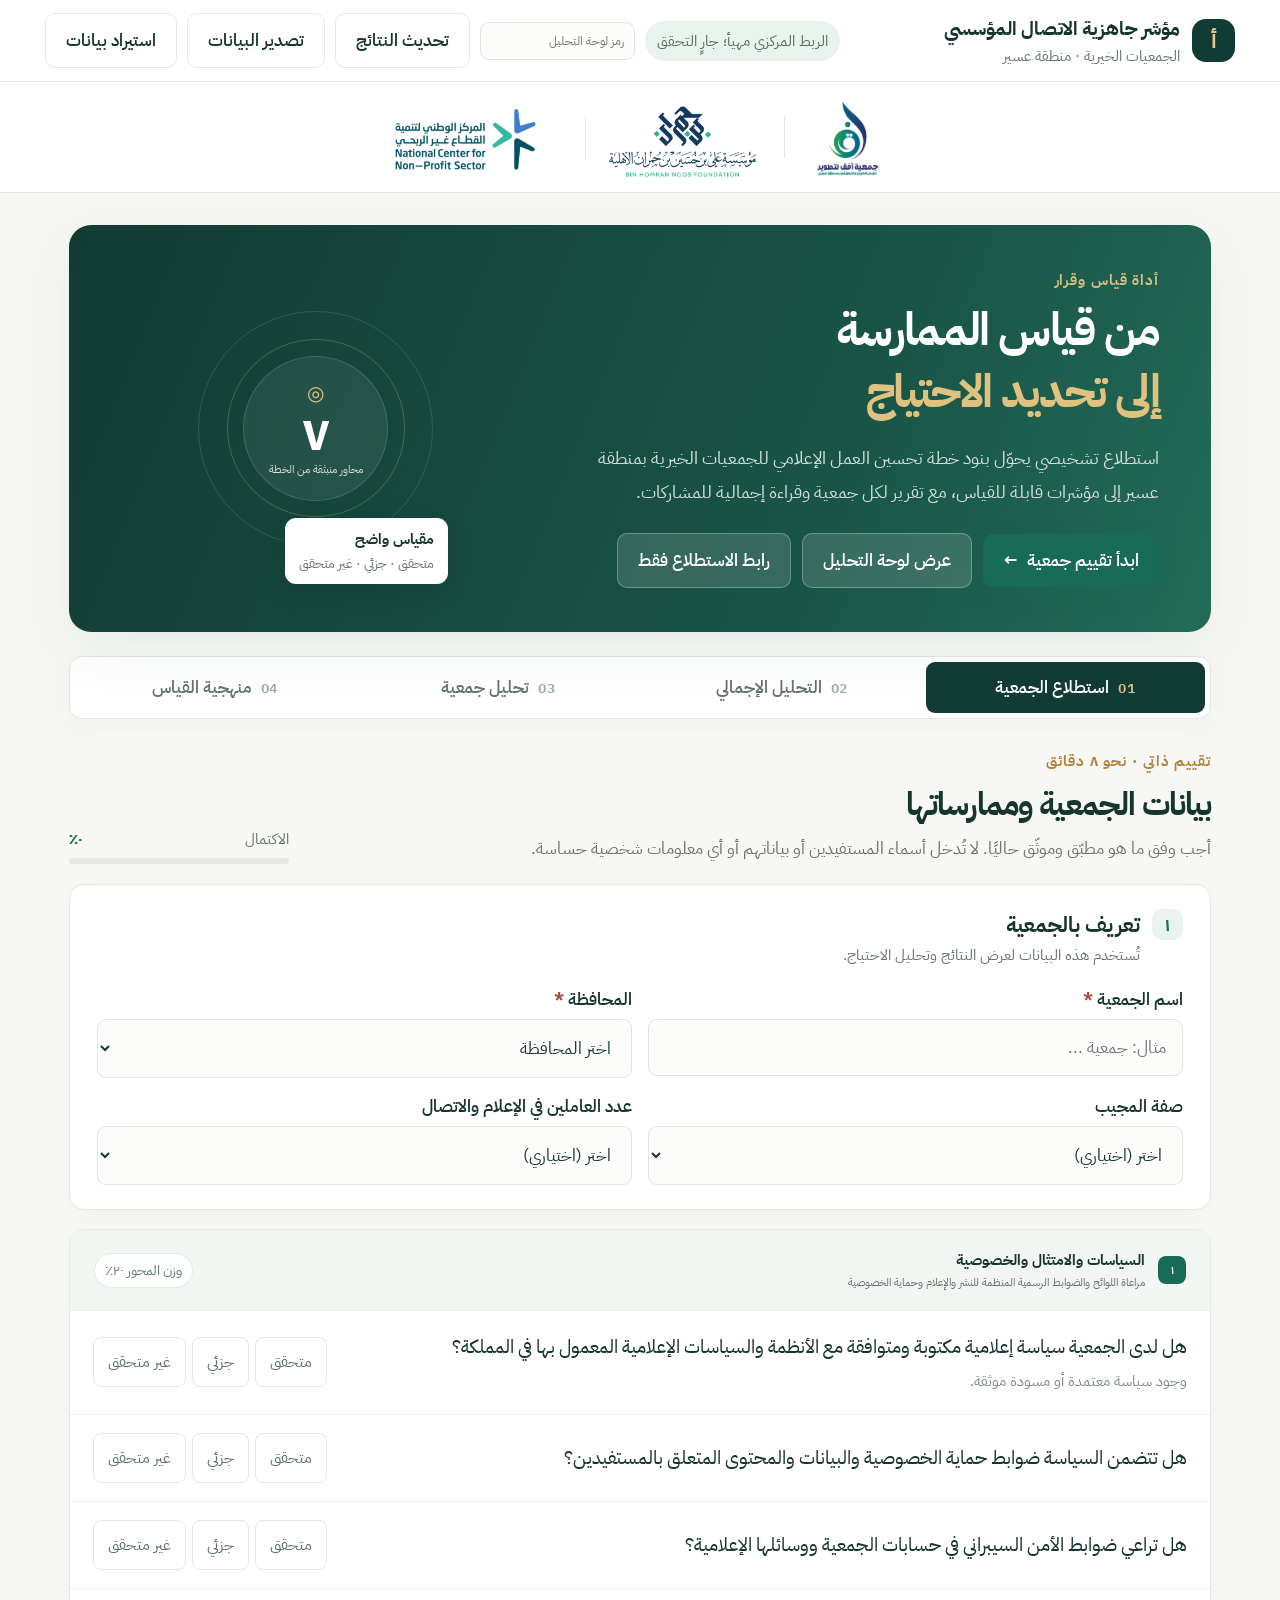
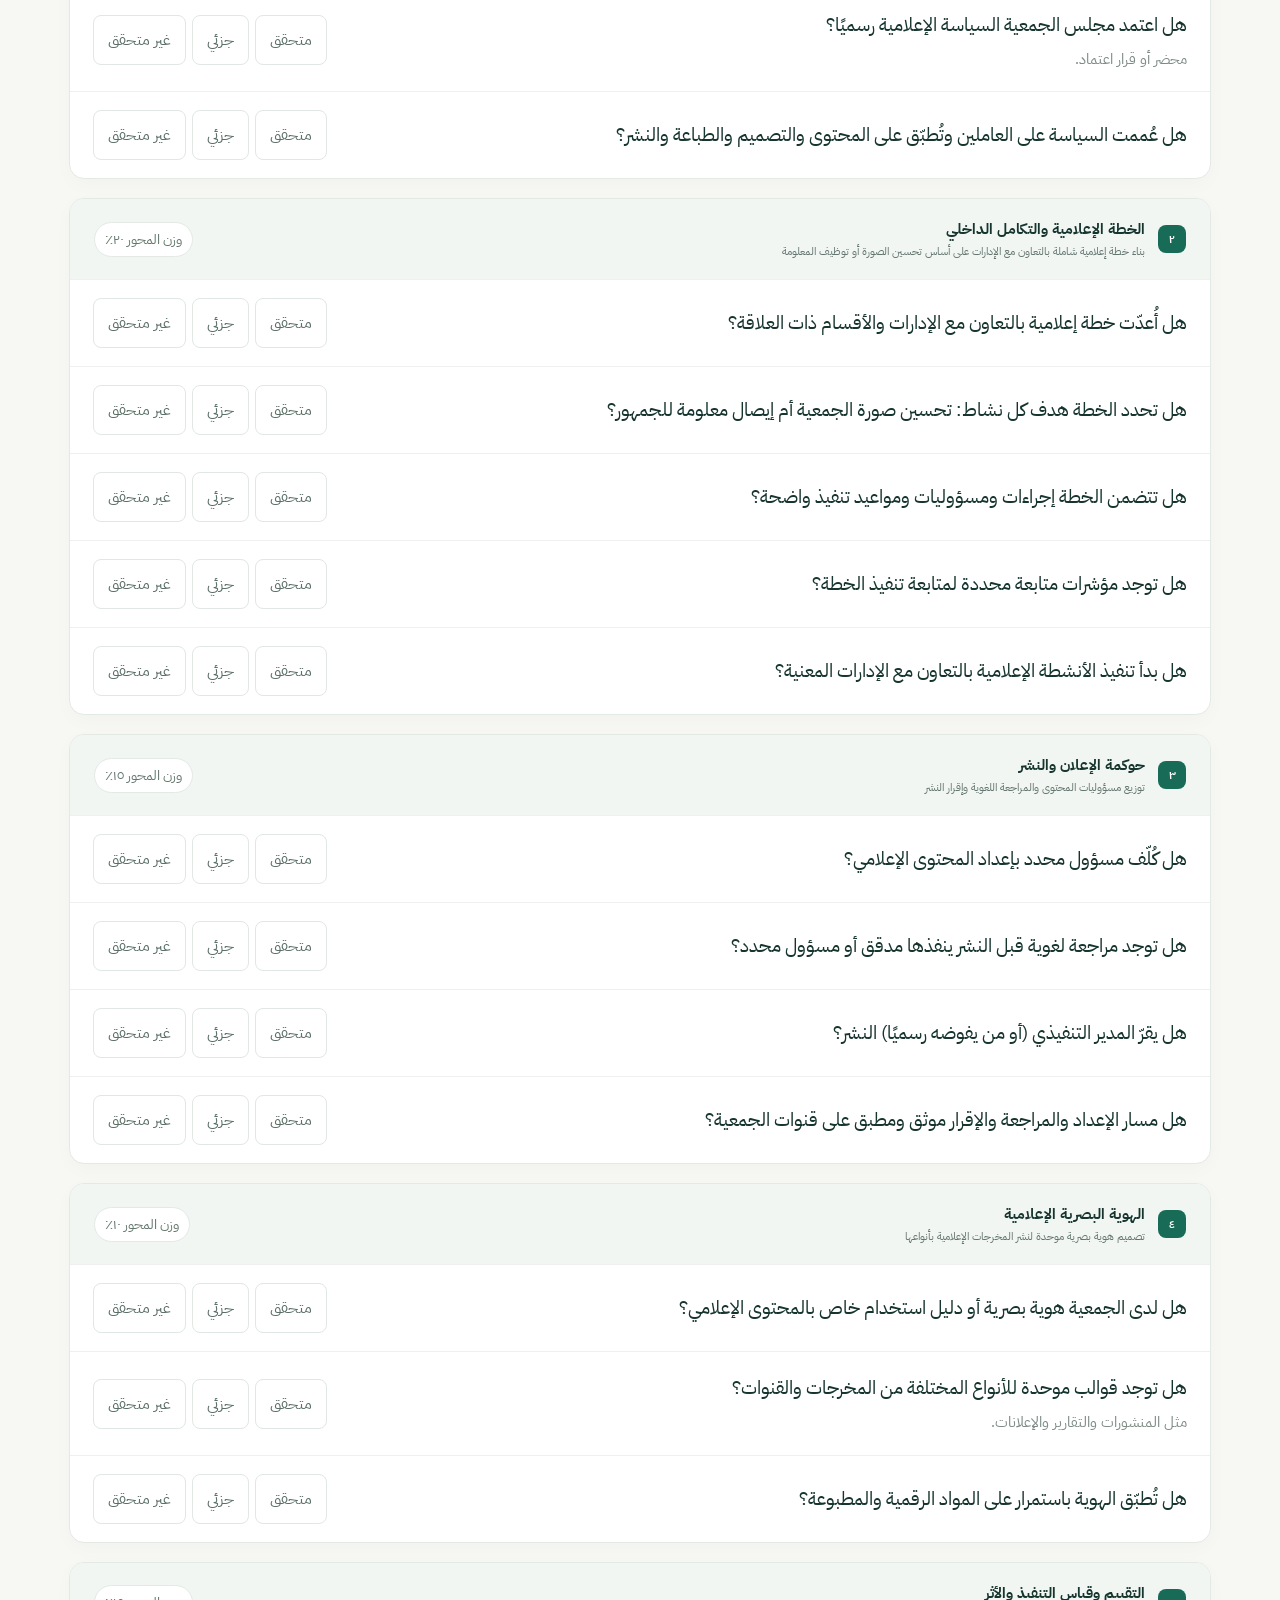
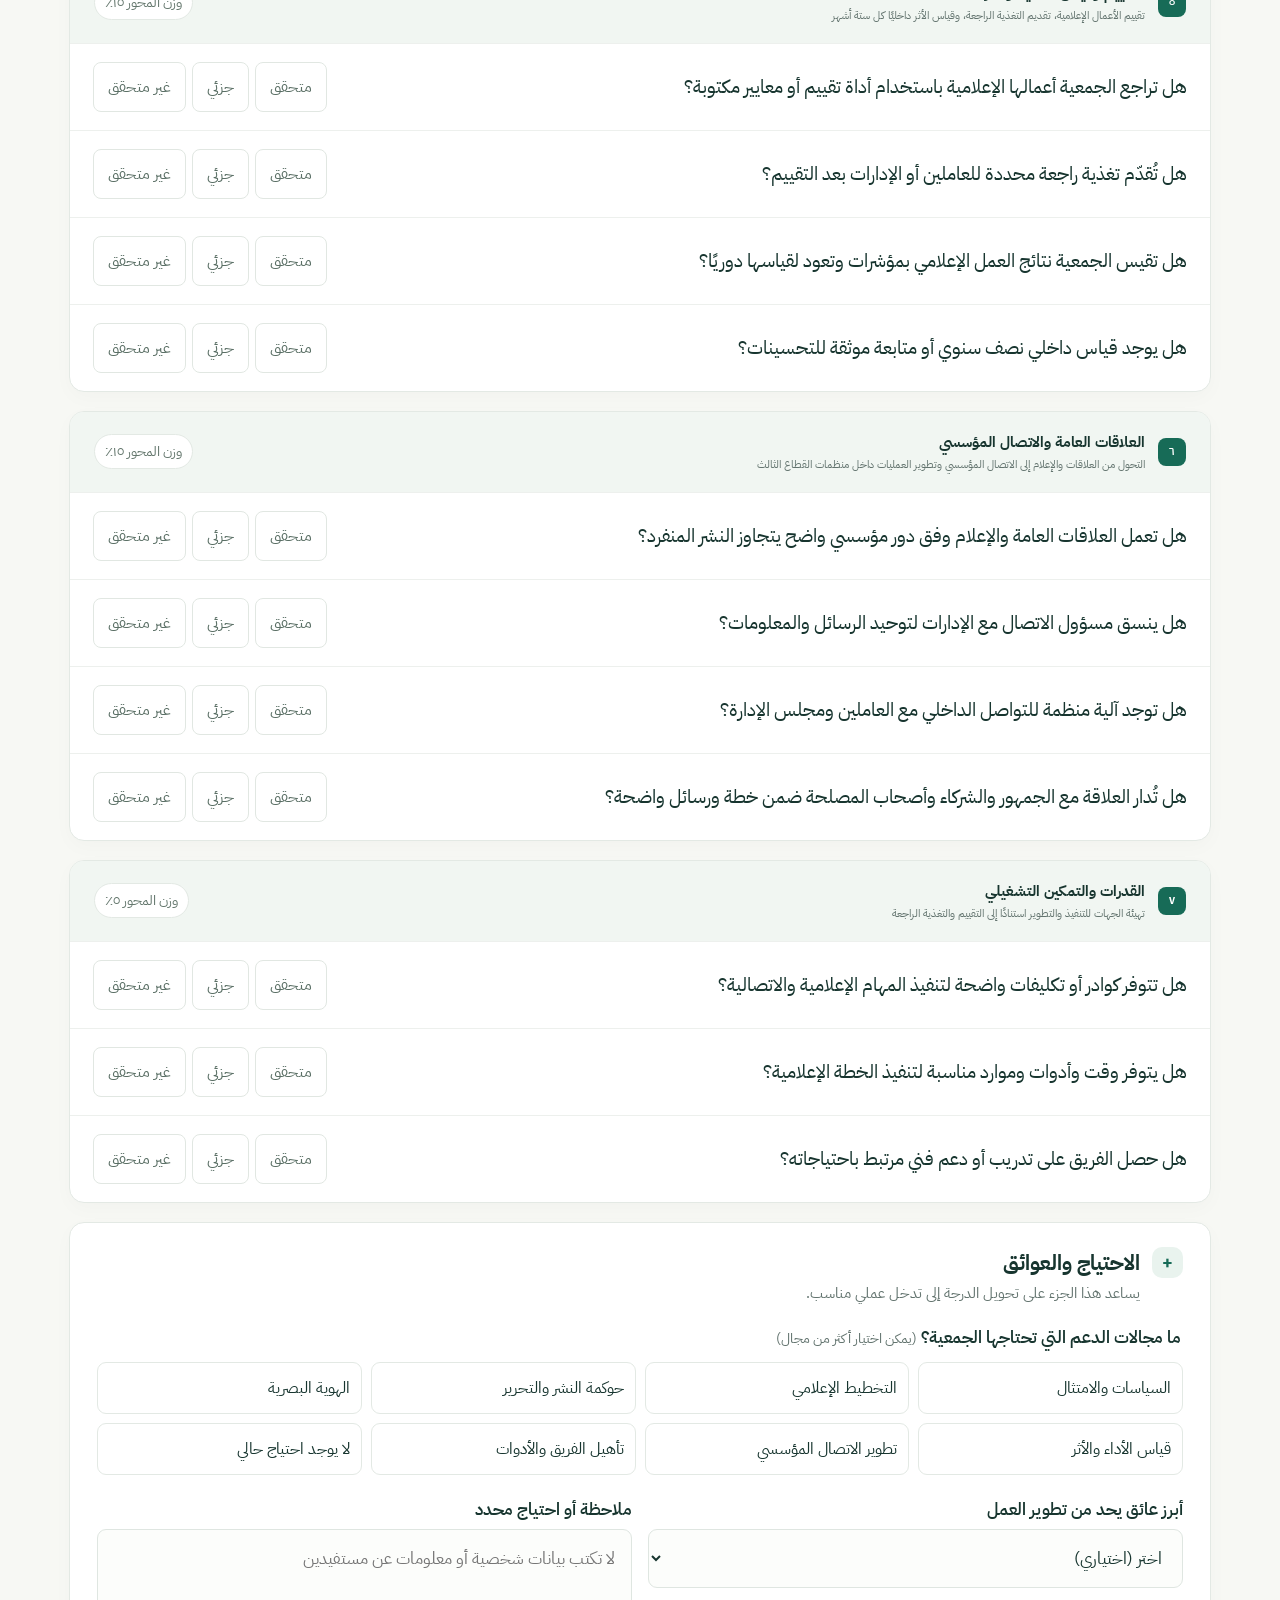
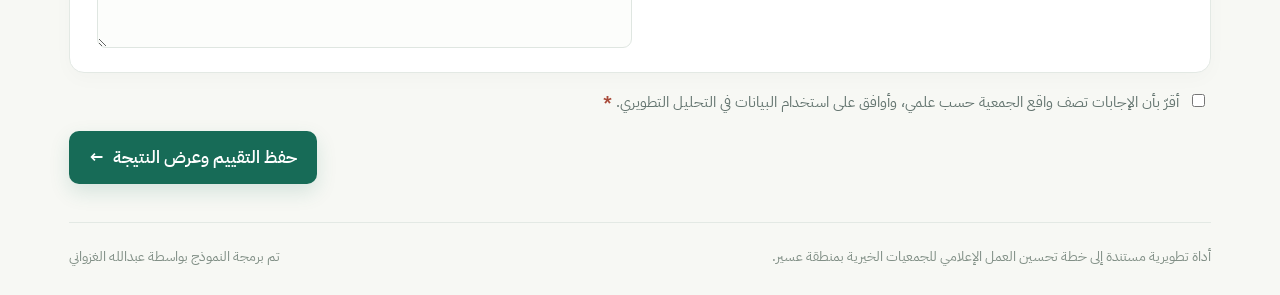
<file: index.html>
<!doctype html>
<html lang="ar" dir="rtl">
<head>
  <meta charset="utf-8">
  <meta name="viewport" content="width=device-width, initial-scale=1">
  <meta name="theme-color" content="#113b35">
  <meta name="description" content="أداة تقييم جاهزية الجمعيات الخيرية في العلاقات العامة والإعلام والاتصال المؤسسي، وفق خطة تحسين العمل الإعلامي بمنطقة عسير.">
  <title>مؤشر جاهزية الاتصال المؤسسي | عسير</title>
  <link rel="stylesheet" href="styles.css?v=20261018-5">
</head>
<body>
  <header class="topbar">
    <a class="brand" href="#home" aria-label="الصفحة الرئيسية">
      <span class="brand-mark">أ</span>
      <span><strong>مؤشر جاهزية الاتصال المؤسسي</strong><small>الجمعيات الخيرية · منطقة عسير</small></span>
    </a>
    <div class="top-actions"><span class="privacy-tag" id="syncStatus">الربط المركزي غير مفعّل</span><input id="dashboardKey" type="password" autocomplete="off" aria-label="رمز دخول لوحة التحليل" placeholder="رمز لوحة التحليل" style="width:155px;padding:9px 10px;font-size:12px"><button class="button button-outline" id="refreshRemote">تحديث النتائج</button><button class="button button-outline" id="exportAll">تصدير البيانات</button><label class="button button-outline file-button">استيراد بيانات<input id="importFile" type="file" accept=".json,application/json" hidden></label></div>
  </header>
  <div class="partners-strip" role="group" aria-label="شعارات الجهات">
    <img src="assets/afaq-logo.png" alt="شعار جمعية أفق" loading="eager">
    <span class="partners-divider" aria-hidden="true"></span>
    <img src="assets/bin-homran-logo.png" alt="شعار مؤسسة علي بن حسين بن جمران الأهلية" loading="eager">
    <span class="partners-divider" aria-hidden="true"></span>
    <img src="assets/ncnp-logo.png?v=20261018-2" alt="شعار المركز الوطني لتنمية القطاع غير الربحي" loading="eager">
  </div>
  <main id="home">
    <section class="hero">
      <div class="hero-copy"><p class="eyebrow">أداة قياس وقرار</p><h1>من قياس الممارسة<br><em>إلى تحديد الاحتياج</em></h1><p>استطلاع تشخيصي يحوّل بنود خطة تحسين العمل الإعلامي للجمعيات الخيرية بمنطقة عسير إلى مؤشرات قابلة للقياس، مع تقرير لكل جمعية وقراءة إجمالية للمشاركات.</p><div class="hero-actions"><button class="button button-primary" data-view="survey">ابدأ تقييم جمعية <span>←</span></button><button class="button button-quiet" data-view="dashboard">عرض لوحة التحليل</button><a class="button button-quiet" href="survey.html?v=20261101-3">رابط الاستطلاع فقط</a></div></div>
      <div class="hero-card"><div class="orbit orbit-one"></div><div class="orbit orbit-two"></div><div class="hero-stat"><span class="hero-stat-icon">◎</span><strong>٧</strong><small>محاور منبثقة من الخطة</small></div><div class="hero-note"><b>مقياس واضح</b><span>متحقق · جزئي · غير متحقق</span></div></div>
    </section>
    <nav class="tabs" aria-label="التنقل الرئيسي"><button class="tab active" data-view="survey"><span>01</span>استطلاع الجمعية</button><button class="tab" data-view="dashboard"><span>02</span>التحليل الإجمالي</button><button class="tab" data-view="individual"><span>03</span>تحليل جمعية</button><button class="tab" data-view="method"><span>04</span>منهجية القياس</button></nav>

    <section class="view active" id="view-survey">
      <div class="section-heading"><div><p class="eyebrow">تقييم ذاتي · نحو ٨ دقائق</p><h2>بيانات الجمعية وممارساتها</h2><p>أجب وفق ما هو مطبّق وموثّق حاليًا. لا تُدخل أسماء المستفيدين أو بياناتهم أو أي معلومات شخصية حساسة.</p></div><div class="progress-wrap"><div class="progress-caption"><span id="progressLabel">الاكتمال</span><b id="progressValue">٠٪</b></div><div class="progress-track"><i id="progressBar"></i></div></div></div>
      <form id="surveyForm">
        <div class="form-card"><div class="card-title"><span class="step">١</span><div><h3>تعريف بالجمعية</h3><p>تُستخدم هذه البيانات لعرض النتائج وتحليل الاحتياج.</p></div></div><div class="fields-grid"><label class="field"><span>اسم الجمعية <b>*</b></span><input name="orgName" required maxlength="120" placeholder="مثال: جمعية ..."></label><label class="field"><span>المحافظة <b>*</b></span><select name="city" required><option value="">اختر المحافظة</option><option>أبها</option><option>خميس مشيط</option><option>بيشة</option><option>محايل عسير</option><option>النماص</option><option>ظهران الجنوب</option><option>سراة عبيدة</option><option>رجال ألمع</option><option>تثليث</option><option>بلقرن</option><option>أحد رفيدة</option><option>بارق</option><option>المجاردة</option><option>الحرجة</option><option>الربوعة</option><option>طريب</option><option>تنومة</option><option>البرك</option><option>القحمة</option><option>مركز آخر</option></select></label><label class="field"><span>صفة المجيب</span><select name="respondentRole"><option value="">اختر (اختياري)</option><option>المدير التنفيذي</option><option>مسؤول العلاقات العامة والإعلام</option><option>مسؤول الاتصال المؤسسي</option><option>موظف/ة في الجمعية</option><option>عضو مجلس الإدارة</option><option>أخرى</option></select></label><label class="field"><span>عدد العاملين في الإعلام والاتصال</span><select name="teamSize"><option value="">اختر (اختياري)</option><option>لا يوجد مختص متفرغ</option><option>شخص واحد</option><option>٢–٣</option><option>٤ فأكثر</option></select></label></div></div>
        <div id="questionGroups"></div>
        <div class="form-card needs-card"><div class="card-title"><span class="step">+</span><div><h3>الاحتياج والعوائق</h3><p>يساعد هذا الجزء على تحويل الدرجة إلى تدخل عملي مناسب.</p></div></div><fieldset class="needs-field"><legend>ما مجالات الدعم التي تحتاجها الجمعية؟ <small>(يمكن اختيار أكثر من مجال)</small></legend><div class="needs-grid"><label><input type="checkbox" name="needs" value="بناء السياسات والامتثال"><span>السياسات والامتثال</span></label><label><input type="checkbox" name="needs" value="التخطيط الإعلامي"><span>التخطيط الإعلامي</span></label><label><input type="checkbox" name="needs" value="حوكمة النشر والتحرير"><span>حوكمة النشر والتحرير</span></label><label><input type="checkbox" name="needs" value="الهوية البصرية"><span>الهوية البصرية</span></label><label><input type="checkbox" name="needs" value="قياس الأداء والأثر"><span>قياس الأداء والأثر</span></label><label><input type="checkbox" name="needs" value="تطوير الاتصال المؤسسي"><span>تطوير الاتصال المؤسسي</span></label><label><input type="checkbox" name="needs" value="تأهيل الفريق والأدوات"><span>تأهيل الفريق والأدوات</span></label><label><input type="checkbox" name="needs" value="لا يوجد احتياج حالي"><span>لا يوجد احتياج حالي</span></label></div></fieldset><div class="fields-grid"><label class="field"><span>أبرز عائق يحد من تطوير العمل</span><select name="barrier"><option value="">اختر (اختياري)</option><option>نقص الكوادر أو التفرغ</option><option>نقص الميزانية</option><option>غياب السياسات والإجراءات</option><option>ضعف التنسيق بين الإدارات</option><option>نقص الخبرة والتدريب</option><option>عدم توفر أدوات قياس</option><option>عوائق تقنية</option><option>لا توجد عوائق رئيسية</option><option>أخرى</option></select></label><label class="field"><span>ملاحظة أو احتياج محدد</span><textarea name="notes" maxlength="600" rows="3" placeholder="لا تكتب بيانات شخصية أو معلومات عن مستفيدين"></textarea></label></div></div>
        <label class="consent"><input type="checkbox" name="consent" required><span>أقرّ بأن الإجابات تصف واقع الجمعية حسب علمي، وأوافق على استخدام البيانات في التحليل التطويري. <b>*</b></span></label>
        <div class="submit-row"><span id="formMessage" role="status"></span><button class="button button-primary" type="submit">حفظ التقييم وعرض النتيجة <span>←</span></button></div>
      </form>
    </section>

    <section class="view" id="view-dashboard"><div class="section-heading"><div><p class="eyebrow">صورة المشاركات</p><h2>التحليل الإجمالي</h2><p>ملخص للبيانات المحفوظة أو المستوردة في هذا المتصفح فقط.</p></div><div class="heading-actions"><button class="button button-outline" id="exportPdf">طباعة / حفظ تقرير PDF شامل</button><button class="button button-outline" id="exportCsv">تنزيل ملخص CSV</button></div></div><div id="dashboardContent"></div></section>
    <section class="view" id="view-individual"><div class="section-heading"><div><p class="eyebrow">تشخيص موجّه</p><h2>تحليل جمعية واحدة</h2><p>اختر استجابة محفوظة لعرض المستوى والمحاور ذات الأولوية ومقترحات التطوير.</p></div></div><div id="individualContent"></div></section>
    <section class="view" id="view-method"><div class="section-heading"><div><p class="eyebrow">شفافية القياس</p><h2>كيف تُقرأ النتيجة؟</h2><p>الدرجات وصف تشخيصي مبني على إجابات الاستطلاع، وليست حكمًا اعتمادياً أو تقييمًا رسميًا للجمعية.</p></div></div><div id="methodContent"></div></section>
    <footer><span>أداة تطويرية مستندة إلى خطة تحسين العمل الإعلامي للجمعيات الخيرية بمنطقة عسير.</span><span>تم برمجة النموذج بواسطة عبدالله الغزواني</span></footer>
  </main>
  <div class="toast" id="toast" role="status" aria-live="polite"></div>
  <script src="backend-config.js?v=20261019-1"></script>
  <script src="app.js?v=20261101-3"></script>
</body>
</html>
</file>
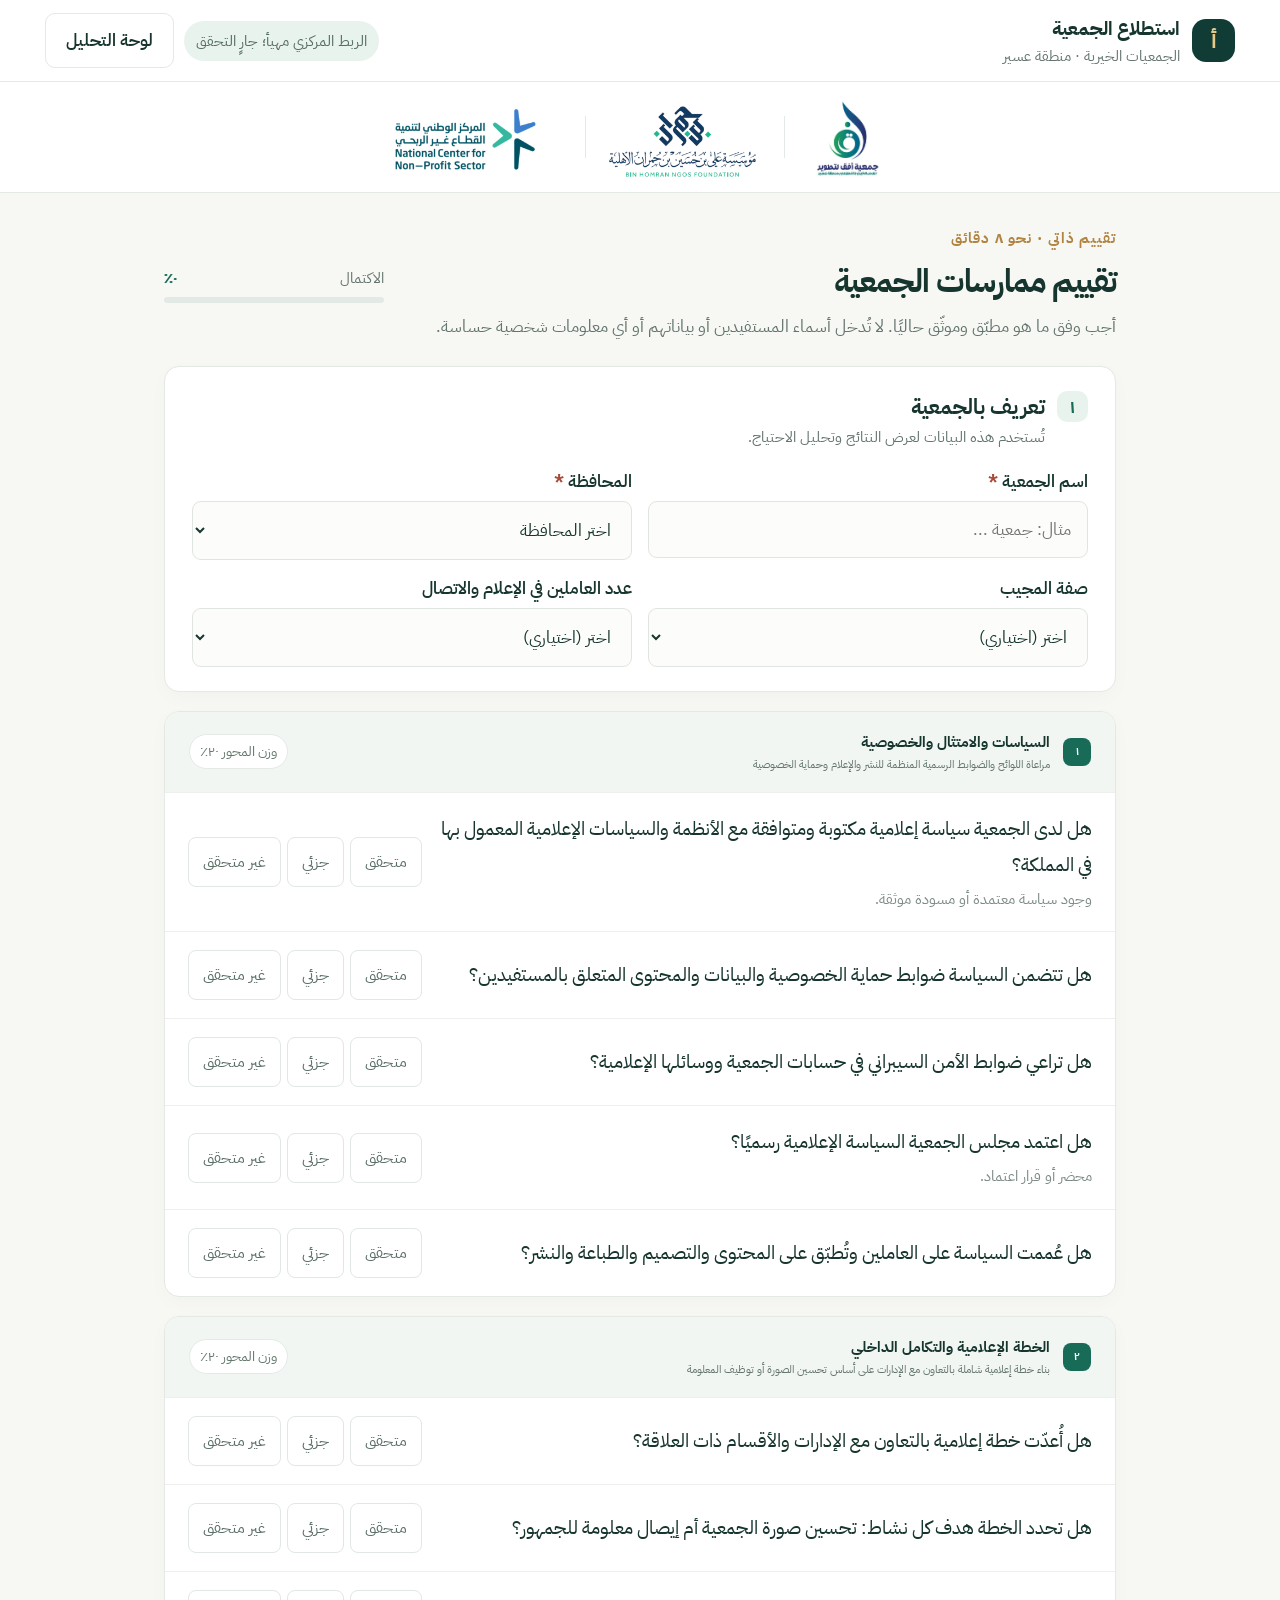
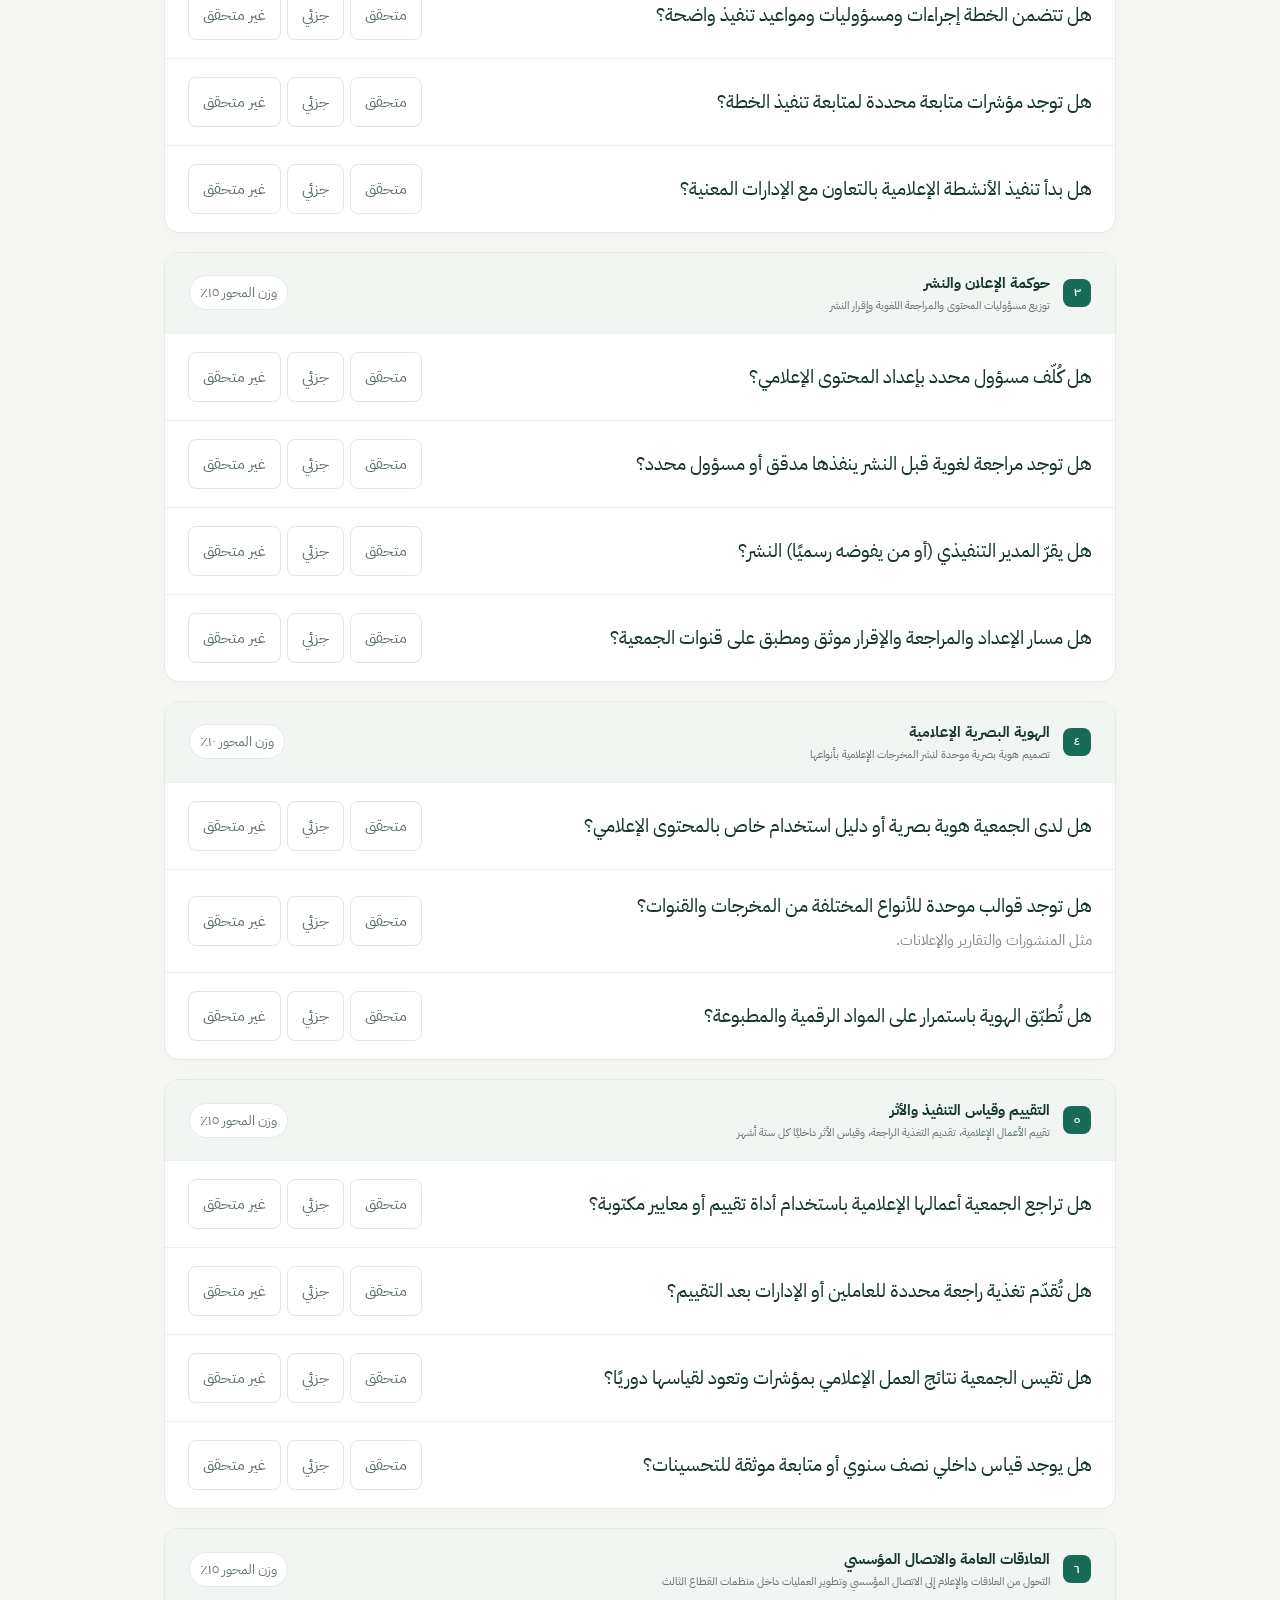
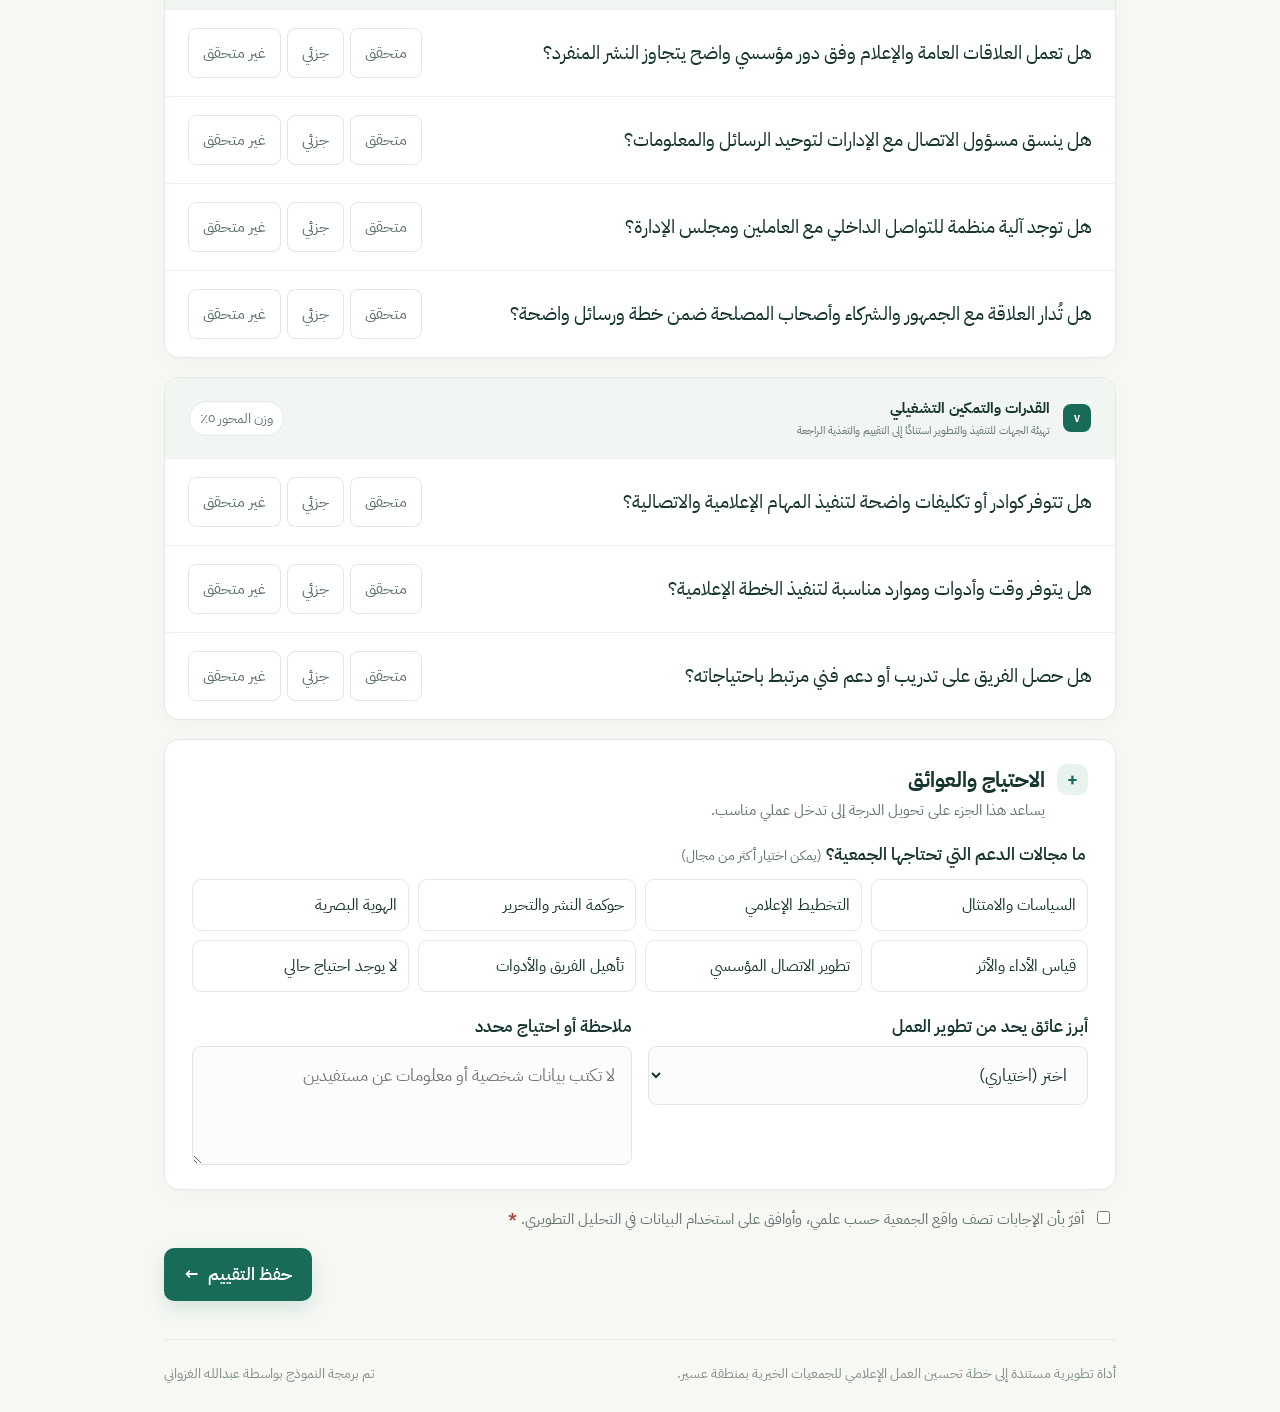
<file: survey.html>
<!doctype html>
<html lang="ar" dir="rtl">
<head>
  <meta charset="utf-8">
  <meta name="viewport" content="width=device-width, initial-scale=1">
  <meta name="theme-color" content="#113b35">
  <meta name="description" content="استطلاع تقييم جاهزية الجمعيات الخيرية في العلاقات العامة والإعلام والاتصال المؤسسي بمنطقة عسير.">
  <title>استطلاع الجمعية | مؤشر جاهزية الاتصال المؤسسي</title>
  <link rel="stylesheet" href="styles.css?v=20261018-5">
</head>
<body data-page="survey-only">
  <header class="topbar">
    <a class="brand" href="index.html" aria-label="العودة إلى صفحة التحليل">
      <span class="brand-mark">أ</span>
      <span><strong>استطلاع الجمعية</strong><small>الجمعيات الخيرية · منطقة عسير</small></span>
    </a>
    <div class="top-actions"><span class="privacy-tag" id="syncStatus">الربط المركزي غير مفعّل</span><a class="button button-outline" href="index.html">لوحة التحليل</a></div>
  </header>
  <div class="partners-strip" role="group" aria-label="شعارات الجهات">
    <img src="assets/afaq-logo.png" alt="شعار جمعية أفق" loading="eager">
    <span class="partners-divider" aria-hidden="true"></span>
    <img src="assets/bin-homran-logo.png" alt="شعار مؤسسة علي بن حسين بن جمران الأهلية" loading="eager">
    <span class="partners-divider" aria-hidden="true"></span>
    <img src="assets/ncnp-logo.png?v=20261018-2" alt="شعار المركز الوطني لتنمية القطاع غير الربحي" loading="eager">
  </div>
  <main class="survey-only-main">
    <section class="view active" id="view-survey">
      <div class="section-heading standalone-heading"><div><p class="eyebrow">تقييم ذاتي · نحو ٨ دقائق</p><h2>تقييم ممارسات الجمعية</h2><p>أجب وفق ما هو مطبّق وموثّق حاليًا. لا تُدخل أسماء المستفيدين أو بياناتهم أو أي معلومات شخصية حساسة.</p></div><div class="progress-wrap"><div class="progress-caption"><span id="progressLabel">الاكتمال</span><b id="progressValue">٠٪</b></div><div class="progress-track"><i id="progressBar"></i></div></div></div>
      <form id="surveyForm">
        <div class="form-card"><div class="card-title"><span class="step">١</span><div><h3>تعريف بالجمعية</h3><p>تُستخدم هذه البيانات لعرض النتائج وتحليل الاحتياج.</p></div></div><div class="fields-grid"><label class="field"><span>اسم الجمعية <b>*</b></span><input name="orgName" required maxlength="120" placeholder="مثال: جمعية ..."></label><label class="field"><span>المحافظة <b>*</b></span><select name="city" required><option value="">اختر المحافظة</option><option>أبها</option><option>خميس مشيط</option><option>بيشة</option><option>محايل عسير</option><option>النماص</option><option>ظهران الجنوب</option><option>سراة عبيدة</option><option>رجال ألمع</option><option>تثليث</option><option>بلقرن</option><option>أحد رفيدة</option><option>بارق</option><option>المجاردة</option><option>الحرجة</option><option>الربوعة</option><option>طريب</option><option>تنومة</option><option>البرك</option><option>القحمة</option><option>مركز آخر</option></select></label><label class="field"><span>صفة المجيب</span><select name="respondentRole"><option value="">اختر (اختياري)</option><option>المدير التنفيذي</option><option>مسؤول العلاقات العامة والإعلام</option><option>مسؤول الاتصال المؤسسي</option><option>موظف/ة في الجمعية</option><option>عضو مجلس الإدارة</option><option>أخرى</option></select></label><label class="field"><span>عدد العاملين في الإعلام والاتصال</span><select name="teamSize"><option value="">اختر (اختياري)</option><option>لا يوجد مختص متفرغ</option><option>شخص واحد</option><option>٢–٣</option><option>٤ فأكثر</option></select></label></div></div>
        <div id="questionGroups"></div>
        <div class="form-card needs-card"><div class="card-title"><span class="step">+</span><div><h3>الاحتياج والعوائق</h3><p>يساعد هذا الجزء على تحويل الدرجة إلى تدخل عملي مناسب.</p></div></div><fieldset class="needs-field"><legend>ما مجالات الدعم التي تحتاجها الجمعية؟ <small>(يمكن اختيار أكثر من مجال)</small></legend><div class="needs-grid"><label><input type="checkbox" name="needs" value="بناء السياسات والامتثال"><span>السياسات والامتثال</span></label><label><input type="checkbox" name="needs" value="التخطيط الإعلامي"><span>التخطيط الإعلامي</span></label><label><input type="checkbox" name="needs" value="حوكمة النشر والتحرير"><span>حوكمة النشر والتحرير</span></label><label><input type="checkbox" name="needs" value="الهوية البصرية"><span>الهوية البصرية</span></label><label><input type="checkbox" name="needs" value="قياس الأداء والأثر"><span>قياس الأداء والأثر</span></label><label><input type="checkbox" name="needs" value="تطوير الاتصال المؤسسي"><span>تطوير الاتصال المؤسسي</span></label><label><input type="checkbox" name="needs" value="تأهيل الفريق والأدوات"><span>تأهيل الفريق والأدوات</span></label><label><input type="checkbox" name="needs" value="لا يوجد احتياج حالي"><span>لا يوجد احتياج حالي</span></label></div></fieldset><div class="fields-grid"><label class="field"><span>أبرز عائق يحد من تطوير العمل</span><select name="barrier"><option value="">اختر (اختياري)</option><option>نقص الكوادر أو التفرغ</option><option>نقص الميزانية</option><option>غياب السياسات والإجراءات</option><option>ضعف التنسيق بين الإدارات</option><option>نقص الخبرة والتدريب</option><option>عدم توفر أدوات قياس</option><option>عوائق تقنية</option><option>لا توجد عوائق رئيسية</option><option>أخرى</option></select></label><label class="field"><span>ملاحظة أو احتياج محدد</span><textarea name="notes" maxlength="600" rows="3" placeholder="لا تكتب بيانات شخصية أو معلومات عن مستفيدين"></textarea></label></div></div>
        <label class="consent"><input type="checkbox" name="consent" required><span>أقرّ بأن الإجابات تصف واقع الجمعية حسب علمي، وأوافق على استخدام البيانات في التحليل التطويري. <b>*</b></span></label>
        <div class="submit-row"><span id="formMessage" role="status"></span><button class="button button-primary" type="submit">حفظ التقييم <span>←</span></button></div>
      </form>
    </section>
    <footer><span>أداة تطويرية مستندة إلى خطة تحسين العمل الإعلامي للجمعيات الخيرية بمنطقة عسير.</span><span>تم برمجة النموذج بواسطة عبدالله الغزواني</span></footer>
  </main>
  <div class="toast" id="toast" role="status" aria-live="polite"></div>
  <script src="backend-config.js?v=20261019-1"></script>
  <script src="app.js?v=20261101-3"></script>
</body>
</html>
</file>
<file: styles.css>
@import url('https://fonts.googleapis.com/css2?family=IBM+Plex+Sans+Arabic:wght@400;500;600;700&display=swap');
:root{--ink:#17352f;--muted:#63746f;--green:#176b57;--deep:#113b35;--mint:#e9f3ee;--paper:#f7f8f4;--white:#fff;--line:#e3e9e4;--gold:#c59c55;--red:#a94a39;--shadow:0 18px 55px #163b2e12;font-family:'IBM Plex Sans Arabic',sans-serif;color:var(--ink);background:var(--paper);font-synthesis:none}*{box-sizing:border-box}body{margin:0;min-width:320px}.topbar{height:82px;display:flex;align-items:center;justify-content:space-between;padding:0 max(calc((100vw - 1190px)/2),24px);background:#fff;border-bottom:1px solid var(--line)}.brand{display:flex;align-items:center;gap:12px;text-decoration:none;color:var(--ink)}.brand-mark{width:43px;height:43px;background:var(--deep);color:#e7c887;border-radius:14px;display:grid;place-items:center;font-size:22px;font-weight:700}.partners-strip{min-height:96px;display:flex;align-items:center;justify-content:center;gap:20px;padding:10px 18px;background:#fff;border-bottom:1px solid var(--line)}.partners-strip img{display:block;height:90px;width:auto;max-width:32vw;object-fit:contain}.partners-divider{height:42px;width:1px;background:var(--line);flex:0 0 1px}.brand strong,.brand small{display:block}.brand strong{font-size:15px}.brand small{font-size:11px;color:var(--muted);margin-top:2px}.top-actions{display:flex;align-items:center;gap:10px}.privacy-tag{font-size:11px;color:#536d62;background:var(--mint);padding:9px 12px;border-radius:99px}.button{font-family:inherit;border:0;border-radius:10px;padding:11px 16px;font-size:13px;font-weight:600;cursor:pointer;transition:.2s;display:inline-flex;gap:9px;align-items:center;justify-content:center;text-decoration:none}.button:hover{transform:translateY(-1px)}.button-primary{background:var(--green);color:#fff;box-shadow:0 8px 20px #176b5725}.button-outline{background:#fff;color:var(--ink);border:1px solid var(--line)}.button-quiet{background:#ffffff22;color:#fff;border:1px solid #ffffff45}.file-button{position:relative}main{max-width:1190px;margin:auto;padding:0 24px}.hero{margin:32px 0 24px;min-height:335px;border-radius:22px;background:linear-gradient(112deg,#123b34,#195547 67%,#236b58);display:grid;grid-template-columns:1.25fr .75fr;overflow:hidden;color:white;position:relative;padding:44px 52px;box-shadow:var(--shadow)}.hero-copy{position:relative;z-index:1}.eyebrow{text-transform:uppercase;letter-spacing:.06em;color:#b18442;font-size:11px;font-weight:700;margin:0 0 8px}.hero .eyebrow{color:#d7bd85}.hero h1{font-size:37px;line-height:1.35;margin:0 0 12px;letter-spacing:-.035em}.hero h1 em{font-style:normal;color:#dfc27f}.hero-copy>p:not(.eyebrow){max-width:580px;color:#d5e2dc;line-height:1.9;font-size:14px}.hero-actions{display:flex;align-items:center;gap:11px;margin-top:23px}.hero-card{position:relative;min-height:245px;display:grid;place-items:center}.orbit{border:1px solid #ffffff20;border-radius:50%;position:absolute;width:235px;height:235px}.orbit-two{width:178px;height:178px;border-color:#dfc27f45}.hero-stat{z-index:1;text-align:center;background:#ffffff12;backdrop-filter:blur(5px);border:1px solid #ffffff25;border-radius:50%;width:145px;height:145px;display:flex;flex-direction:column;align-items:center;justify-content:center}.hero-stat-icon{color:#e2c681;font-size:20px}.hero-stat strong{font-size:48px;line-height:1.1}.hero-stat small{font-size:11px;color:#d7e3dd}.hero-note{position:absolute;bottom:4px;right:16%;border-radius:11px;background:#fff;color:var(--ink);padding:10px 14px;box-shadow:0 8px 24px #041e1828;font-size:11px}.hero-note b,.hero-note span{display:block}.hero-note span{color:var(--muted);margin-top:3px}.tabs{background:#fff;border:1px solid var(--line);border-radius:13px;display:flex;padding:5px;gap:4px;margin-bottom:31px;box-shadow:0 7px 24px #163b2e08}.tab{flex:1;text-align:center;border:0;background:transparent;color:var(--muted);font-family:inherit;font-weight:600;font-size:13px;padding:13px 8px;border-radius:9px;cursor:pointer}.tab span{color:#9aaba2;font-size:10px;margin-left:9px;letter-spacing:.05em}.tab.active{background:var(--deep);color:white}.tab.active span{color:#dcc27e}.view{display:none;animation:fade .2s ease}.view.active{display:block}@keyframes fade{from{opacity:.5;transform:translateY(4px)}to{opacity:1;transform:none}}.section-heading{display:flex;align-items:end;justify-content:space-between;gap:20px;margin:0 0 20px}.section-heading h2{font-size:25px;letter-spacing:-.03em;margin:0 0 6px}.section-heading p:not(.eyebrow){font-size:13px;color:var(--muted);margin:0;line-height:1.8}.progress-wrap{width:220px;flex:none}.progress-caption{display:flex;justify-content:space-between;font-size:11px;color:var(--muted);margin-bottom:8px}.progress-caption b{color:var(--green)}.progress-track{height:6px;border-radius:99px;background:#e3eae5;overflow:hidden}.progress-track i{display:block;background:var(--green);height:100%;width:0;transition:.3s}.form-card{background:#fff;border:1px solid var(--line);border-radius:15px;padding:24px 27px;margin-bottom:14px;box-shadow:0 6px 20px #17352f06}.card-title{display:flex;align-items:flex-start;gap:12px;margin-bottom:21px}.step{flex:none;width:31px;height:31px;background:var(--mint);color:var(--green);font-weight:700;border-radius:10px;display:grid;place-items:center}.card-title h3{font-size:16px;margin:0}.card-title p{color:var(--muted);font-size:11px;margin:3px 0 0}.fields-grid{display:grid;grid-template-columns:repeat(2,1fr);gap:16px}.field{display:flex;flex-direction:column;gap:7px;font-size:12px;font-weight:600}.field>span b,.consent b{color:var(--red)}input,select,textarea{font-family:inherit}input:not([type=checkbox]),select,textarea{border:1px solid #dfe6e1;background:#fcfdfb;border-radius:9px;padding:11px 12px;font-size:12px;color:var(--ink);outline:0;width:100%}input:focus,select:focus,textarea:focus{border-color:#5d9d83;box-shadow:0 0 0 3px #176b5715}textarea{resize:vertical;line-height:1.7}.question-group{margin:19px 0;background:#fff;border:1px solid var(--line);border-radius:15px;overflow:hidden;box-shadow:0 6px 20px #17352f06}.group-head{padding:19px 24px;background:#f1f6f2;display:flex;align-items:center;gap:13px}.group-number{font-size:11px;font-weight:700;color:#fff;background:var(--green);border-radius:8px;width:28px;height:28px;display:grid;place-items:center}.group-head h3{font-size:15px;margin:0}.group-head p{font-size:11px;color:var(--muted);margin:3px 0 0}.weight{margin-right:auto;font-size:10px;background:#fff;border:1px solid var(--line);border-radius:99px;padding:6px 10px;color:#65786e}.question{padding:18px 23px;border-top:1px solid #edf0ed;display:grid;grid-template-columns:minmax(250px,1fr) auto;gap:17px;align-items:center}.question-text{font-size:13px;line-height:1.7}.question-text small{display:block;color:#7d8b84;font-size:10px;margin-top:2px}.choices{display:flex;gap:6px}.choice{position:relative}.choice input{position:absolute;opacity:0;pointer-events:none}.choice span{display:block;white-space:nowrap;border:1px solid #e1e7e2;border-radius:8px;padding:8px 10px;font-size:10px;color:#5a6f65;cursor:pointer;transition:.15s}.choice input:checked+span{color:#fff;background:var(--green);border-color:var(--green)}.choice input:focus-visible+span{outline:3px solid #9bc8b6}.needs-card{background:#fff}.needs-field{border:0;padding:0;margin:0 0 22px}.needs-field legend{font-size:12px;font-weight:600;margin-bottom:12px}.needs-field legend small{font-weight:400;color:var(--muted)}.needs-grid{display:grid;grid-template-columns:repeat(4,1fr);gap:9px}.needs-grid label input{position:absolute;opacity:0}.needs-grid label span{display:flex;align-items:center;min-height:40px;padding:9px 11px;border:1px solid var(--line);border-radius:9px;font-size:11px;cursor:pointer}.needs-grid input:checked+span{border-color:var(--green);background:var(--mint);color:var(--deep)}.needs-grid input:focus-visible+span{outline:3px solid #9bc8b6}.consent{display:flex;align-items:flex-start;gap:9px;font-size:11px;color:var(--muted);margin:18px 3px}.consent input{accent-color:var(--green);margin-top:3px}.submit-row{display:flex;align-items:center;justify-content:space-between;margin:15px 0 38px}.submit-row #formMessage{font-size:11px;color:var(--green)}footer{border-top:1px solid var(--line);padding:23px 0 28px;display:flex;justify-content:space-between;gap:20px;color:#829087;font-size:10px}.heading-actions{display:flex;gap:8px}.metric-grid{display:grid;grid-template-columns:repeat(4,1fr);gap:12px;margin-bottom:16px}.metric{background:#fff;border:1px solid var(--line);border-radius:13px;padding:19px 20px;box-shadow:0 6px 20px #17352f06}.metric span{font-size:11px;color:var(--muted)}.metric strong{display:block;font-size:30px;margin-top:9px;color:var(--deep);line-height:1}.metric small{font-size:10px;color:#87948e;display:block;margin-top:8px}.analysis-grid{display:grid;grid-template-columns:1.1fr .9fr;gap:14px;margin-bottom:15px}.panel{background:#fff;border:1px solid var(--line);border-radius:14px;padding:23px;box-shadow:0 6px 20px #17352f06}.panel h3{font-size:15px;margin:0 0 5px}.panel>p{font-size:11px;color:var(--muted);margin:0 0 20px}.bar-row{display:grid;grid-template-columns:145px 1fr 37px;gap:12px;align-items:center;margin:14px 0}.bar-label{font-size:11px}.bar-track{height:9px;border-radius:99px;background:#edf1ed;overflow:hidden}.bar-track i{display:block;height:100%;background:linear-gradient(90deg,#79ad95,#176b57);border-radius:99px}.bar-score{font-size:11px;font-weight:700;text-align:left;color:var(--green)}.priority-item{padding:12px 0;border-top:1px solid #edf0ed}.priority-item:first-child{border-top:0;padding-top:0}.priority-item b{font-size:12px;display:flex;align-items:center;justify-content:space-between}.priority-item b span{color:var(--red);font-size:11px}.priority-item p{font-size:11px;color:var(--muted);line-height:1.7;margin:5px 0 0}.table-wrap{overflow-x:auto;background:white;border:1px solid var(--line);border-radius:13px;margin-bottom:30px}.data-table{width:100%;border-collapse:collapse;min-width:650px}.data-table th,.data-table td{text-align:right;padding:13px 16px;border-bottom:1px solid #edf0ed;font-size:11px}.data-table th{font-size:10px;color:var(--muted);background:#f6f8f6}.data-table tr:last-child td{border-bottom:0}.link-button{border:0;background:none;color:var(--green);font:inherit;font-weight:700;cursor:pointer}.badge{display:inline-block;border-radius:99px;padding:5px 9px;font-size:10px;background:#f4eddd;color:#826322}.badge.high{background:#e9f4ec;color:#31704d}.badge.medium{background:#fbf1df;color:#927023}.badge.low{background:#f8e8e5;color:#a94a39}.empty-state{background:#fff;border:1px dashed #ccd8d0;border-radius:14px;text-align:center;padding:45px 20px;color:var(--muted)}.empty-state strong{display:block;color:var(--ink);font-size:16px;margin-bottom:7px}.empty-state p{font-size:12px;line-height:1.8;margin:0 auto 18px;max-width:490px}.individual-tools{display:flex;gap:10px;align-items:center;margin-bottom:15px}.individual-tools select{max-width:450px;background:#fff}.report-head{display:flex;justify-content:space-between;align-items:center;gap:20px}.report-score{width:115px;height:115px;border-radius:50%;display:grid;place-items:center;text-align:center;background:var(--mint);color:var(--deep);font-size:28px;font-weight:700;border:8px solid #d2e9dd}.report-score small{font-size:10px;font-weight:500;display:block}.report-layout{display:grid;grid-template-columns:1fr .9fr;gap:14px;margin:14px 0}.decision-box{background:#f5f8f4;border-radius:10px;padding:14px;margin-top:10px}.decision-box b{font-size:12px}.decision-box p{font-size:11px;line-height:1.7;color:var(--muted);margin:5px 0 0}.simple-list{padding-right:18px;margin:8px 0}.simple-list li{font-size:11px;line-height:1.8;color:var(--muted);padding:2px 0}.notice{background:#f8f2e6;border-right:3px solid var(--gold);padding:12px 14px;border-radius:8px;color:#725d34;font-size:11px;line-height:1.8}.method-grid{display:grid;grid-template-columns:repeat(3,1fr);gap:12px}.method-card{background:#fff;border:1px solid var(--line);border-radius:13px;padding:20px}.method-card h3{margin:0 0 9px;font-size:14px}.method-card p,.method-card li{font-size:11px;line-height:1.8;color:var(--muted)}.method-card ul{padding-right:18px;margin:6px 0}.scale-row{display:flex;justify-content:space-between;border-bottom:1px solid var(--line);padding:10px 0;font-size:11px}.scale-row:last-child{border:0}.scale-row b{color:var(--green)}.toast{position:fixed;bottom:22px;right:50%;transform:translate(50%,20px);background:#183f35;color:#fff;padding:11px 17px;border-radius:10px;font-size:12px;opacity:0;pointer-events:none;transition:.25s;box-shadow:var(--shadow);z-index:5}.toast.show{opacity:1;transform:translate(50%,0)}
@media(max-width:800px){.topbar{padding:0 16px}.partners-strip{min-height:76px;gap:10px;padding:8px}.partners-strip img{height:68px;max-width:30vw}.partners-divider{height:34px}.privacy-tag{display:none}.hero{padding:31px 25px;grid-template-columns:1fr}.hero-card{display:none}.hero h1{font-size:31px}.tabs{overflow-x:auto}.tab{min-width:150px}.question{grid-template-columns:1fr;gap:12px}.choices{flex-wrap:wrap}.choice span{padding:8px}.needs-grid{grid-template-columns:repeat(2,1fr)}.analysis-grid,.report-layout{grid-template-columns:1fr}.metric-grid{grid-template-columns:repeat(2,1fr)}.method-grid{grid-template-columns:1fr}.section-heading{align-items:flex-start;flex-direction:column}.progress-wrap{width:100%}.fields-grid{grid-template-columns:1fr}.top-actions .button{padding:9px 10px;font-size:10px}.report-head{align-items:flex-start}.bar-row{grid-template-columns:120px 1fr 30px}.form-card{padding:19px 17px}footer{flex-direction:column}.heading-actions{width:100%}.heading-actions .button{flex:1}}
@media(max-width:480px){.brand strong{font-size:12px}.brand small{font-size:9px}.brand-mark{width:36px;height:36px}.top-actions{gap:5px}.top-actions .button{font-size:9px}.hero{margin-top:18px}.hero-actions{align-items:stretch;flex-direction:column}.hero-actions button{width:100%}.tab{font-size:11px;min-width:125px;padding:11px 4px}.tab span{display:none}.metric{padding:15px}.metric strong{font-size:25px}.group-head{padding:15px}.weight{display:none}.question{padding:15px}.choices{gap:5px}.choice span{font-size:9px}.individual-tools{align-items:stretch;flex-direction:column}}
@media print{.topbar,.hero,.tabs,.heading-actions,.individual-tools,footer,.button{display:none!important}body{background:#fff}.view{display:none!important}.view.active{display:block!important}.panel,.metric,.table-wrap{box-shadow:none;break-inside:avoid}main{max-width:none;padding:0}.report-layout{grid-template-columns:1fr 1fr}}

.small-metric{font-size:16px!important;line-height:1.5!important}

.survey-only-main{max-width:1000px;padding-top:34px}.standalone-heading{align-items:center;margin-bottom:23px}.standalone-heading h2{margin-bottom:7px}.survey-only-main footer{margin-top:36px}

/* تحسين قابلية القراءة: تكبير النصوص الأساسية والمساعدة */
body{font-size:16px}
.brand strong{font-size:17px}.brand small{font-size:13px}
.privacy-tag{font-size:13px}
.button{font-size:15px;padding:12px 18px}
.hero h1{font-size:42px}.hero-copy>p:not(.eyebrow){font-size:16px}.hero .eyebrow,.eyebrow{font-size:13px}
.hero-note{font-size:13px}.hero-note span{font-size:12px}
.tab{font-size:15px}.tab span{font-size:12px}
.section-heading h2{font-size:29px}.section-heading p:not(.eyebrow){font-size:15px}
.progress-caption{font-size:13px}
.card-title h3{font-size:18px}.card-title p{font-size:13px}
.field{font-size:14px}input:not([type=checkbox]),select,textarea{font-size:14px;padding:13px 14px}
.question-text{font-size:15px}.question-text small{font-size:12px}
.weight{font-size:12px}.choice span{font-size:13px;padding:10px 12px}
.needs-field legend{font-size:14px}.needs-grid label span{font-size:13px;min-height:46px}
.consent{font-size:13px}.submit-row #formMessage{font-size:13px}
footer{font-size:12px}
.metric span{font-size:13px}.metric strong{font-size:34px}.metric small{font-size:12px}
.panel h3{font-size:18px}.panel>p{font-size:13px}
.bar-label,.bar-score,.priority-item p,.decision-box p,.simple-list li{font-size:13px}
.priority-item b,.decision-box b{font-size:14px}
.data-table th,.data-table td{font-size:13px}.data-table th{font-size:12px}
.badge{font-size:12px}.empty-state strong{font-size:18px}.empty-state p{font-size:14px}
.field>span,.individual-tools .field{font-size:14px}.report-head p{font-size:14px!important}.report-score{font-size:32px}
.method-card h3{font-size:17px}.method-card p,.method-card li,.scale-row{font-size:13px}
.toast{font-size:14px}
@media(max-width:800px){.hero h1{font-size:36px}.section-heading h2{font-size:26px}.tab{font-size:14px}.top-actions .button{font-size:13px}.question-text{font-size:15px}.choice span{font-size:13px}.bar-label,.bar-score{font-size:12px}}
@media(max-width:480px){.brand strong{font-size:14px}.brand small{font-size:11px}.top-actions .button{font-size:12px;padding:9px 11px}.hero h1{font-size:32px}.tab{font-size:13px}.section-heading h2{font-size:24px}.question-text{font-size:14px}.choice span{font-size:12px;padding:9px 10px}.field{font-size:13px}input:not([type=checkbox]),select,textarea{font-size:14px}.needs-grid label span{font-size:12px}}

/* نسخة مقروءة بوضوح على الشاشات الكبيرة والصغيرة */
body{font-size:18px}
.brand strong{font-size:19px}.brand small{font-size:15px}
.privacy-tag{font-size:15px}
.button{font-size:17px;padding:14px 20px}
.hero h1{font-size:46px}.hero-copy>p:not(.eyebrow){font-size:18px}.hero .eyebrow,.eyebrow{font-size:15px}
.hero-note{font-size:15px}.hero-note span{font-size:14px}
.tab{font-size:17px}.tab span{font-size:14px}
.section-heading h2{font-size:32px}.section-heading p:not(.eyebrow){font-size:17px}
.progress-caption{font-size:15px}
.card-title h3,.panel h3{font-size:21px}.card-title p{font-size:15px}
.field{font-size:17px}input:not([type=checkbox]),select,textarea{font-size:17px;padding:15px 16px}
.question-text{font-size:19px;line-height:1.9}.question-text small{font-size:15px}
.weight{font-size:14px}.choice span{font-size:16px;padding:12px 14px}
.needs-field legend{font-size:17px}.needs-grid label span{font-size:16px;min-height:52px}
.consent{font-size:15px}.submit-row #formMessage{font-size:15px}
footer{font-size:14px}
.metric span{font-size:15px}.metric strong{font-size:38px}.metric small{font-size:14px}
.panel>p{font-size:15px}.bar-label,.bar-score,.priority-item p,.decision-box p,.simple-list li{font-size:15px}
.priority-item b,.decision-box b{font-size:16px}
.data-table th,.data-table td{font-size:15px}.data-table th{font-size:14px}
.badge{font-size:14px}.empty-state strong{font-size:20px}.empty-state p{font-size:16px}
.field>span,.individual-tools .field{font-size:17px}.report-head p{font-size:16px!important}.report-score{font-size:36px}
.method-card h3{font-size:19px}.method-card p,.method-card li,.scale-row{font-size:15px}
.toast{font-size:16px}
@media(max-width:800px){.hero h1{font-size:40px}.section-heading h2{font-size:29px}.tab{font-size:16px}.top-actions .button{font-size:15px}.question-text{font-size:18px}.choice span{font-size:15px}.bar-label,.bar-score{font-size:14px}}
@media(max-width:480px){.brand strong{font-size:16px}.brand small{font-size:13px}.top-actions .button{font-size:14px;padding:10px 12px}.hero h1{font-size:35px}.tab{font-size:15px}.section-heading h2{font-size:27px}.question-text{font-size:17px}.choice span{font-size:14px;padding:11px 12px}.field{font-size:15px}input:not([type=checkbox]),select,textarea{font-size:16px}.needs-grid label span{font-size:14px}}
@media(max-width:520px){.topbar{height:auto;min-height:82px;flex-direction:column;justify-content:center;gap:8px;padding:10px 12px}.brand{width:100%;justify-content:center}.brand strong,.brand small{text-align:center}.top-actions{width:100%;display:grid;grid-template-columns:repeat(2,minmax(0,1fr));gap:8px}.top-actions #dashboardKey{grid-column:1/-1;width:100%!important;min-width:0}.top-actions .button,.top-actions .file-button{width:100%;min-width:0;white-space:nowrap}.top-actions .button:only-child{grid-column:1/-1}.partners-strip{display:grid;grid-template-columns:repeat(3,minmax(0,1fr));gap:6px;min-height:74px;padding:8px 12px}.partners-strip img{justify-self:center;height:auto;max-height:60px;max-width:100%;width:auto}.partners-divider{display:none}}
/* تقرير شامل قابل للطباعة والحفظ بصيغة PDF */
#pdfReport{display:none}
@media print{
 body.printing-all>*:not(#pdfReport){display:none!important}
 body.printing-all #pdfReport{display:block!important;direction:rtl;color:#152a27;background:#fff;font:12pt/1.65 Arial,Tahoma,sans-serif}
 body.printing-all #pdfReport .pdf-page{display:block;min-height:250mm;padding:0 2mm 8mm;break-after:page;page-break-after:always}
 body.printing-all #pdfReport .pdf-page:last-child{break-after:auto;page-break-after:auto}
 body.printing-all #pdfReport h1{font-size:23pt;color:#113b35;margin:5mm 0 2mm}
 body.printing-all #pdfReport h2{font-size:15pt;color:#176559;margin:7mm 0 2mm;border-bottom:1px solid #d6e4df;padding-bottom:1mm}
 body.printing-all #pdfReport p{margin:2mm 0}
 body.printing-all #pdfReport .eyebrow{font-size:10pt;color:#58736d}
 body.printing-all #pdfReport .pdf-callout{margin:5mm 0;padding:4mm;border:1px solid #bad5ca;background:#f0f7f4;border-radius:3mm}
 body.printing-all #pdfReport table{width:100%;border-collapse:collapse;margin:2mm 0 5mm;font-size:10.5pt}
 body.printing-all #pdfReport th,body.printing-all #pdfReport td{border:1px solid #cbd8d4;padding:2mm;text-align:right;vertical-align:top}
 body.printing-all #pdfReport th{background:#eaf2ef;color:#173c35}
 body.printing-all #pdfReport ul{padding-right:7mm}
 body.printing-all #pdfReport li{margin:2mm 0}
 body.printing-all #pdfReport .pdf-note{margin-top:7mm;padding-top:2mm;border-top:1px solid #d6e4df;font-size:9.5pt;color:#52645f}
 @page{size:A4;margin:14mm}
}
</file>
